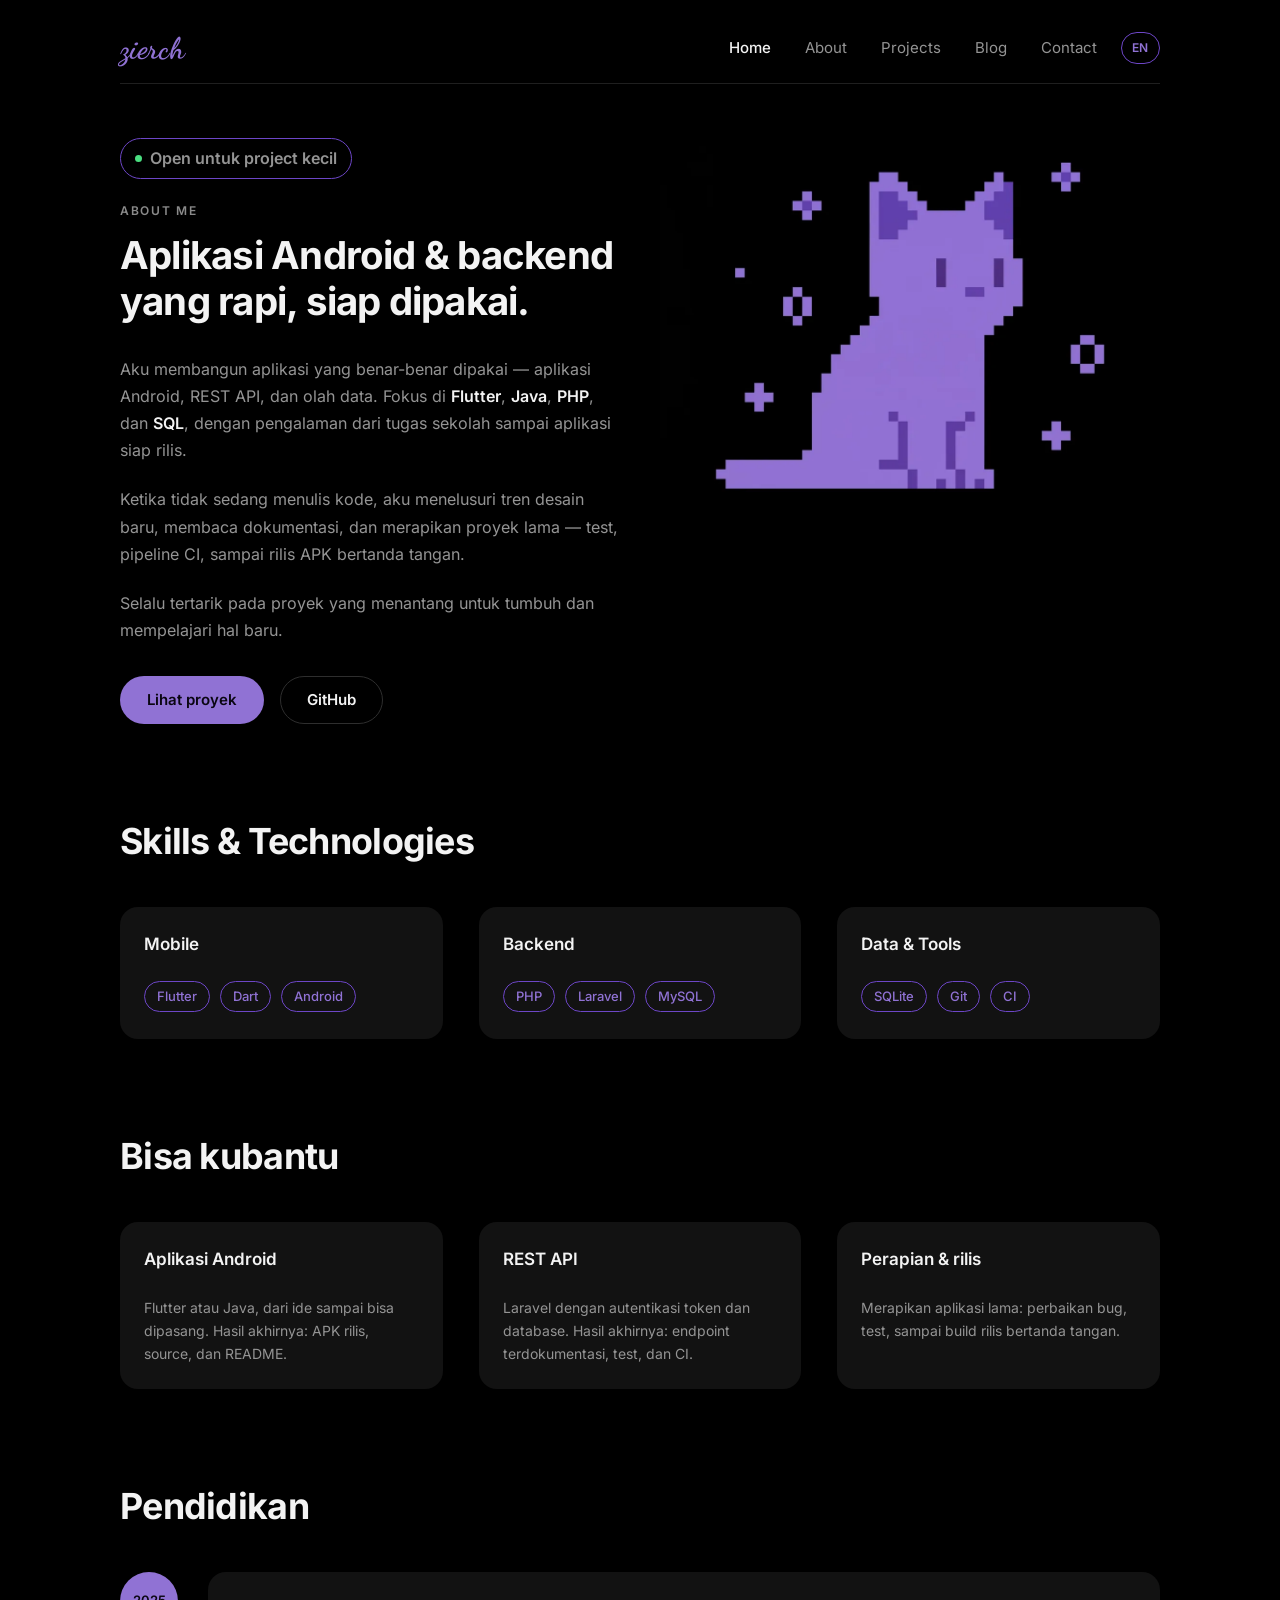
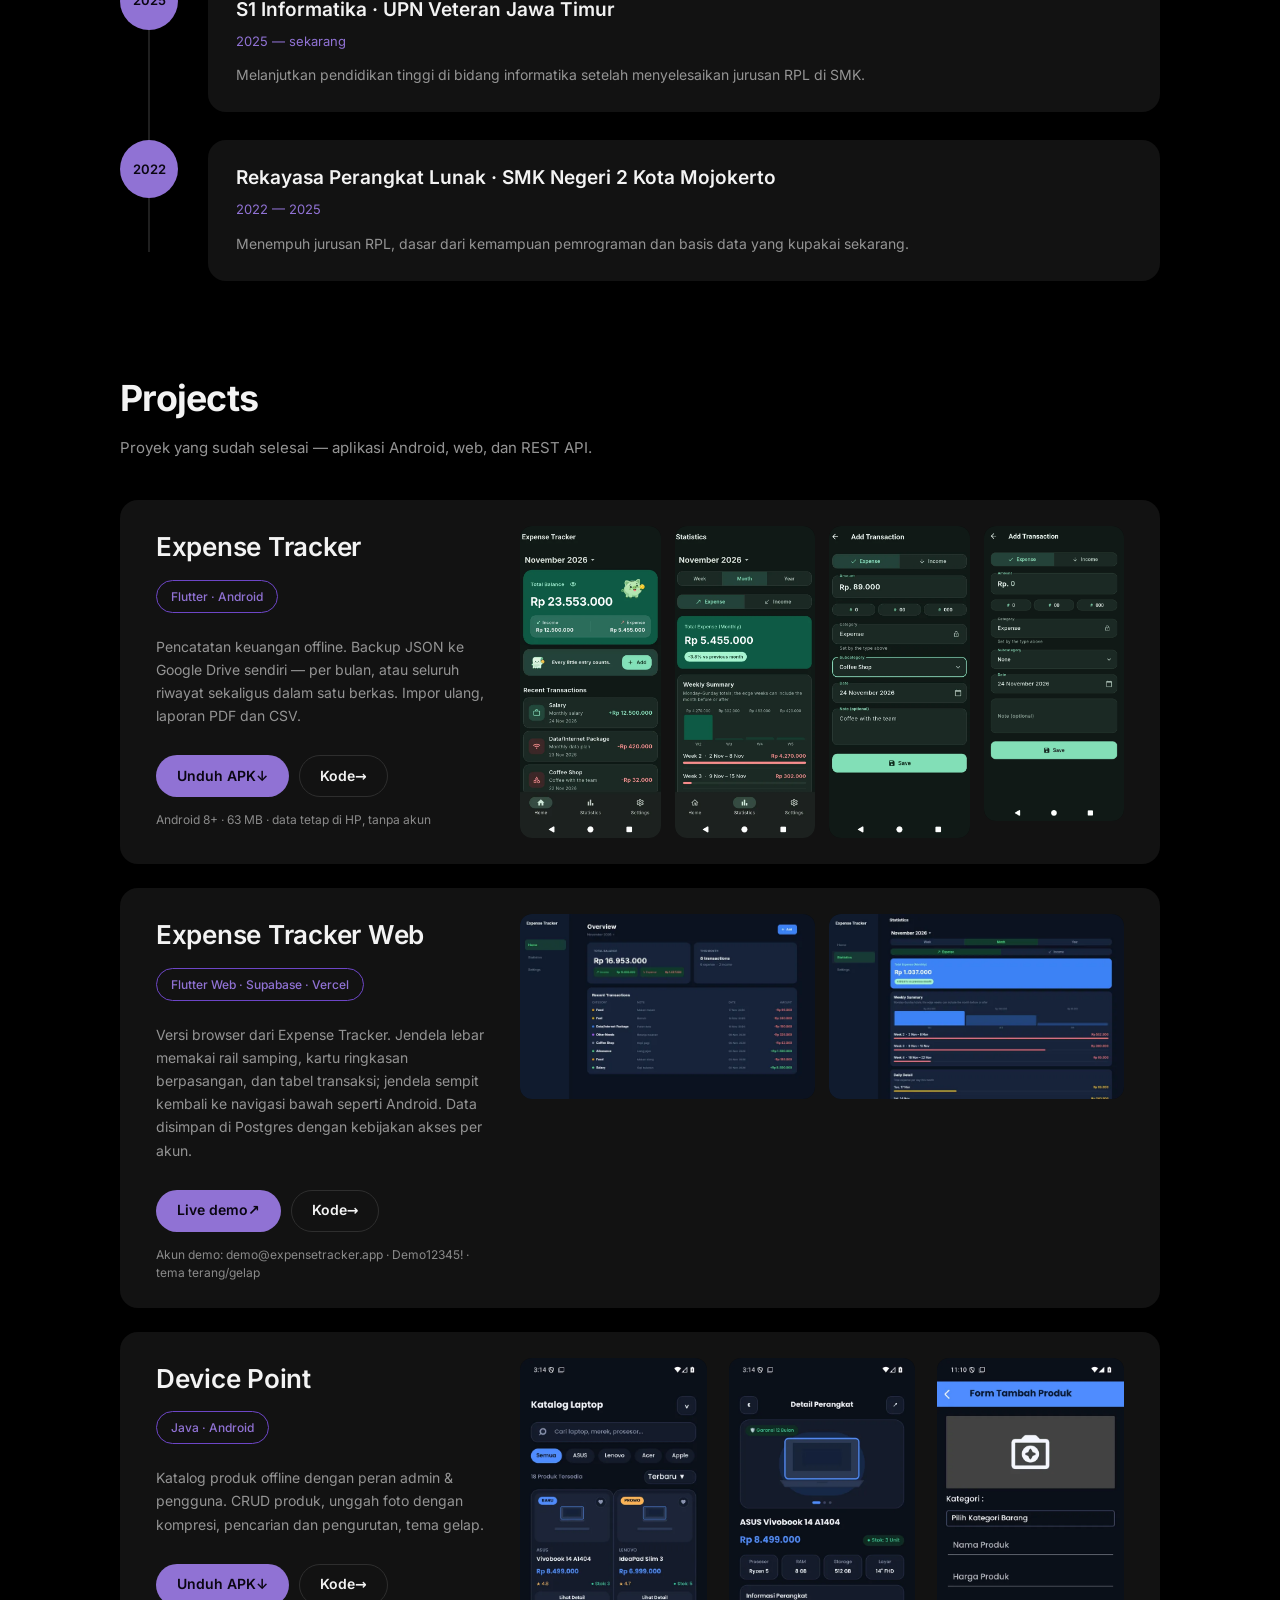
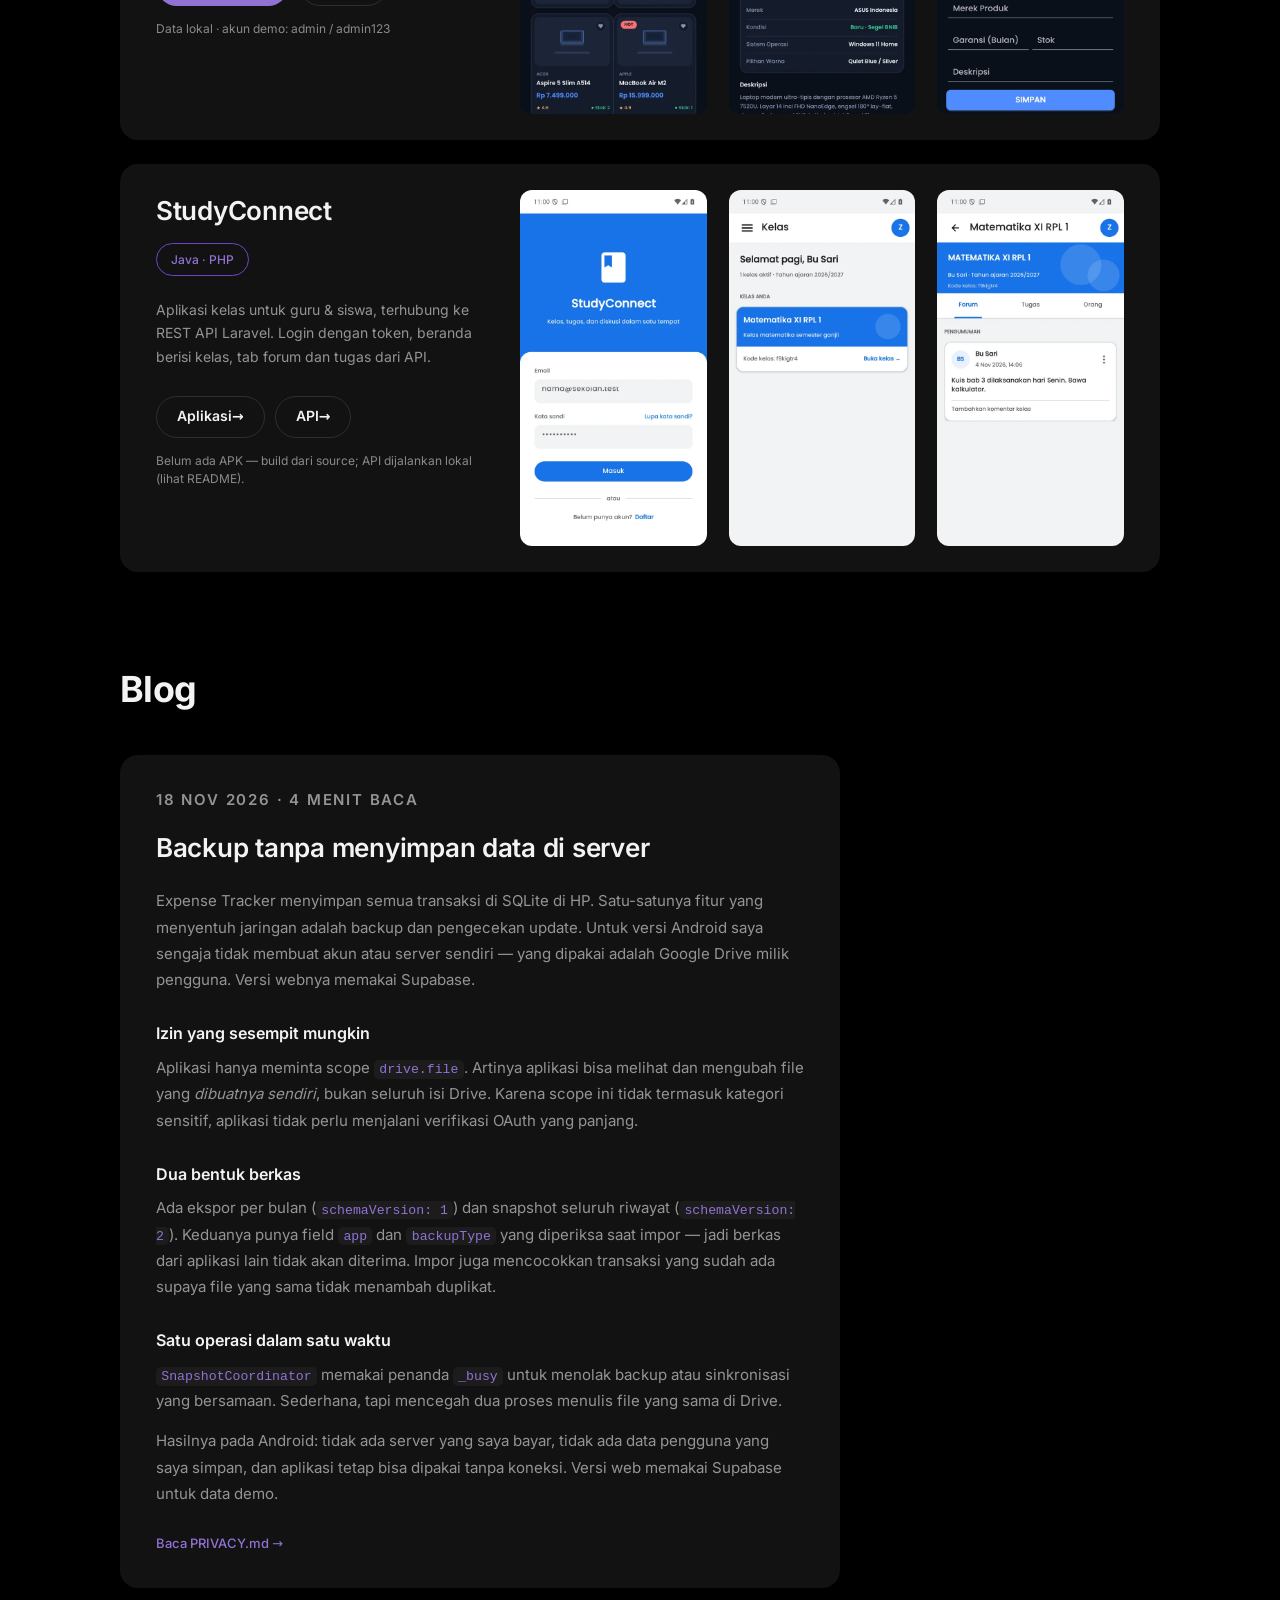
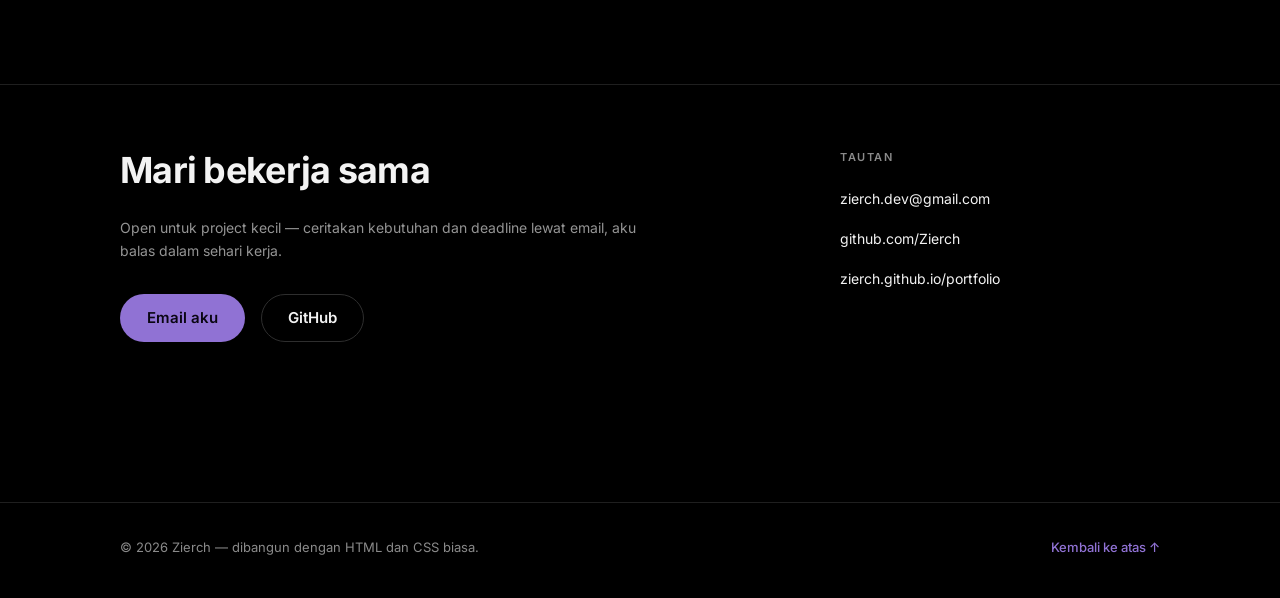
<file: index.html>
<!DOCTYPE html>
<html lang="id">
<head>
<meta charset="utf-8">
<meta name="viewport" content="width=device-width, initial-scale=1">
<title>Zierch — aplikasi Android &amp; backend yang siap dipakai</title>
<meta name="description" content="Portfolio Nabil (Zierch) — aplikasi Android, REST API, dan olah data. Flutter, Java, PHP, SQL.">
<meta property="og:type" content="website">
<meta property="og:site_name" content="Zierch">
<meta property="og:locale" content="id_ID">
<meta property="og:url" content="https://zierch.github.io/portfolio/">
<meta property="og:title" content="Zierch — aplikasi Android &amp; backend yang siap dipakai">
<meta property="og:description" content="Portfolio Nabil (Zierch) — aplikasi Android, REST API, dan olah data. Flutter, Java, PHP, SQL.">
<meta property="og:image" content="https://zierch.github.io/portfolio/assets/og-cover.png">
<meta property="og:image:type" content="image/png">
<meta property="og:image:width" content="1200">
<meta property="og:image:height" content="630">
<meta property="og:image:alt" content="Maskot kucing piksel ungu dengan tulisan zierch di atas latar hitam.">
<meta name="twitter:card" content="summary_large_image">
<meta name="twitter:title" content="Zierch — aplikasi Android &amp; backend yang siap dipakai">
<meta name="twitter:description" content="Portfolio Nabil (Zierch) — aplikasi Android, REST API, dan olah data. Flutter, Java, PHP, SQL.">
<meta name="twitter:image" content="https://zierch.github.io/portfolio/assets/og-cover.png">
<meta name="color-scheme" content="dark light">
<link rel="canonical" href="https://zierch.github.io/portfolio/">
<link rel="alternate" hreflang="id" href="https://zierch.github.io/portfolio/">
<link rel="alternate" hreflang="en" href="https://zierch.github.io/portfolio/en/">
<link rel="alternate" hreflang="x-default" href="https://zierch.github.io/portfolio/">
<link rel="preload" href="assets/fonts/inter-var.woff2" as="font" type="font/woff2" crossorigin>
<link rel="preload" href="assets/fonts/dancing-script-700.woff2" as="font" type="font/woff2" crossorigin>
<link rel="stylesheet" href="style.css">
<link rel="icon" href="assets/favicon-32.png" sizes="32x32" type="image/png">
<link rel="icon" href="assets/icon-512.png" sizes="512x512" type="image/png">
<link rel="apple-touch-icon" href="assets/apple-touch-icon.png">
</head>
<body>

<a class="skip" href="#top">Lompat ke konten</a>

<header class="nav wrap">
  <a class="logo" href="#top">zierch</a>
  <input class="menu-check" type="checkbox" id="menu-toggle" aria-label="Buka menu" aria-controls="menu-mobile">
  <nav class="menu" id="menu-mobile" aria-label="Navigasi utama">
    <a href="#top" aria-current="page">Home</a>
    <a href="#about">About</a>
    <a href="#projects">Projects</a>
    <a href="#blog">Blog</a>
    <a href="#contact">Contact</a>
  </nav>
  <a class="lang" href="en/" hreflang="en" lang="en" aria-label="Switch to English">EN</a>
  <label class="menu-toggle" for="menu-toggle">
    <span></span><span></span><span></span>
  </label>
</header>

<main id="top">

  <!-- ================= HERO ================= -->
  <section id="about" class="hero wrap" aria-labelledby="hero-judul">
    <div class="hero-text">
      <p class="badge"><span class="dot"></span> Open untuk project kecil</p>
      <p class="eyebrow">About Me</p>
      <h1 id="hero-judul">Aplikasi Android &amp; backend yang rapi, siap dipakai.</h1>
      <p>
        Aku membangun aplikasi yang benar-benar dipakai — aplikasi Android,
        REST API, dan olah data. Fokus di <strong>Flutter</strong>,
        <strong>Java</strong>, <strong>PHP</strong>, dan <strong>SQL</strong>,
        dengan pengalaman dari tugas sekolah sampai aplikasi siap rilis.
      </p>
      <p>
        Ketika tidak sedang menulis kode, aku menelusuri tren desain baru,
        membaca dokumentasi, dan merapikan proyek lama — test, pipeline CI,
        sampai rilis APK bertanda tangan.
      </p>
      <p>
        Selalu tertarik pada proyek yang menantang untuk tumbuh dan
        mempelajari hal baru.
      </p>
      <div class="hero-actions">
        <a class="btn btn-primary" href="#projects">Lihat proyek</a>
        <a class="btn btn-ghost" href="https://github.com/Zierch">GitHub</a>
      </div>
    </div>
    <div class="hero-art">
      <img src="assets/kucing.webp" width="520" height="390" alt="Kucing piksel ungu duduk di antara bintang kecil, latar hitam." fetchpriority="high">
    </div>
  </section>

  <!-- ================= SKILLS ================= -->
  <section class="section wrap" aria-labelledby="skills-judul">
    <h2 id="skills-judul">Skills &amp; Technologies</h2>
    <div class="skills">
      <div class="card skill">
        <h3>Mobile</h3>
        <ul class="pills">
          <li>Flutter</li><li>Dart</li><li>Android</li>
        </ul>
      </div>
      <div class="card skill">
        <h3>Backend</h3>
        <ul class="pills">
          <li>PHP</li><li>Laravel</li><li>MySQL</li>
        </ul>
      </div>
      <div class="card skill">
        <h3>Data &amp; Tools</h3>
        <ul class="pills">
          <li>SQLite</li><li>Git</li><li>CI</li>
        </ul>
      </div>
    </div>
  </section>

  <!-- ================= LAYANAN ================= -->
  <section class="section wrap" aria-labelledby="layanan-judul">
    <h2 id="layanan-judul">Bisa kubantu</h2>
    <div class="skills">
      <div class="card skill service">
        <h3>Aplikasi Android</h3>
        <p class="desc">Flutter atau Java, dari ide sampai bisa dipasang. Hasil akhirnya: APK rilis, source, dan README.</p>
      </div>
      <div class="card skill service">
        <h3>REST API</h3>
        <p class="desc">Laravel dengan autentikasi token dan database. Hasil akhirnya: endpoint terdokumentasi, test, dan CI.</p>
      </div>
      <div class="card skill service">
        <h3>Perapian &amp; rilis</h3>
        <p class="desc">Merapikan aplikasi lama: perbaikan bug, test, sampai build rilis bertanda tangan.</p>
      </div>
    </div>
  </section>

  <!-- ================= PENDIDIKAN ================= -->
  <section class="section wrap" aria-labelledby="pendidikan-judul">
    <h2 id="pendidikan-judul">Pendidikan</h2>
    <ol class="timeline">
      <li class="timeline-item">
        <span class="year">2025</span>
        <div class="card timeline-card">
          <h3>S1 Informatika · UPN Veteran Jawa Timur</h3>
          <p class="meta">2025 — sekarang</p>
          <p class="desc">Melanjutkan pendidikan tinggi di bidang informatika setelah menyelesaikan jurusan RPL di SMK.</p>
        </div>
      </li>
      <li class="timeline-item">
        <span class="year">2022</span>
        <div class="card timeline-card">
          <h3>Rekayasa Perangkat Lunak · SMK Negeri 2 Kota Mojokerto</h3>
          <p class="meta">2022 — 2025</p>
          <p class="desc">Menempuh jurusan RPL, dasar dari kemampuan pemrograman dan basis data yang kupakai sekarang.</p>
        </div>
      </li>
    </ol>
  </section>

  <!-- ================= PROJECTS ================= -->
  <section id="projects" class="section wrap" aria-labelledby="projects-judul">
    <h2 id="projects-judul">Projects</h2>
    <p class="section-sub">Proyek yang sudah selesai — aplikasi Android, web, dan REST API.</p>

    <article class="card project">
      <div class="project-info">
        <h3>Expense Tracker</h3>
        <p class="tag">Flutter · Android</p>
        <p class="desc">Pencatatan keuangan offline. Backup JSON ke Google Drive sendiri — per bulan, atau seluruh riwayat sekaligus dalam satu berkas. Impor ulang, laporan PDF dan CSV.</p>
        <div class="project-actions">
          <a class="btn btn-primary btn-sm" href="https://github.com/Zierch/expense_tracker/releases/latest">Unduh APK <span aria-hidden="true">↓</span></a>
          <a class="btn btn-ghost btn-sm" href="https://github.com/Zierch/expense_tracker">Kode <span aria-hidden="true">→</span></a>
        </div>
        <p class="project-note">Android 8+ · 63 MB · data tetap di HP, tanpa akun</p>
      </div>
      <div class="shots shots--four" role="group" aria-label="Tangkapan layar Expense Tracker">
        <img src="assets/expense-dashboard.webp" width="540" height="1134" loading="lazy" alt="Dashboard Expense Tracker tema gelap: total saldo bulan ini dan daftar transaksi terakhir.">
        <img src="assets/expense-statistics.webp" width="540" height="1134" loading="lazy" alt="Halaman statistik: grafik pengeluaran per kategori.">
        <img src="assets/expense-add.webp" width="540" height="1134" loading="lazy" alt="Formulir tambah transaksi yang sudah terisi nominal dan kategori.">
        <img class="shot-gif" src="assets/expense-demo.gif" width="460" height="966" loading="lazy" alt="Animasi singkat: mengisi formulir transaksi lalu menyimpannya.">
      </div>
    </article>

    <article class="card project">
      <div class="project-info">
        <h3>Expense Tracker Web</h3>
        <p class="tag">Flutter Web · Supabase · Vercel</p>
        <p class="desc">Versi browser dari Expense Tracker. Jendela lebar memakai rail samping, kartu ringkasan berpasangan, dan tabel transaksi; jendela sempit kembali ke navigasi bawah seperti Android. Data disimpan di Postgres dengan kebijakan akses per akun.</p>
        <div class="project-actions">
          <a class="btn btn-primary btn-sm" href="https://expense-tracker-web-ruddy-sigma.vercel.app">Live demo <span aria-hidden="true">↗</span></a>
          <a class="btn btn-ghost btn-sm" href="https://github.com/Zierch/expense_tracker">Kode <span aria-hidden="true">→</span></a>
        </div>
        <p class="project-note">Akun demo: demo@expensetracker.app · Demo12345! · tema terang/gelap</p>
      </div>
      <div class="shots shots--wide" role="group" aria-label="Tangkapan layar Expense Tracker Web">
        <img src="assets/expense-web-dashboard.webp" width="720" height="450" loading="lazy" alt="Dashboard web Expense Tracker tema gelap: rail samping, kartu ringkasan, dan tabel transaksi.">
        <img src="assets/expense-web-statistics.webp" width="720" height="450" loading="lazy" alt="Halaman statistik web: grafik pengeluaran per kategori.">
      </div>
    </article>

    <article class="card project">
      <div class="project-info">
        <h3>Device Point</h3>
        <p class="tag">Java · Android</p>
        <p class="desc">Katalog produk offline dengan peran admin &amp; pengguna. CRUD produk, unggah foto dengan kompresi, pencarian dan pengurutan, tema gelap.</p>
        <div class="project-actions">
          <a class="btn btn-primary btn-sm" href="https://github.com/Zierch/device-point/releases/latest">Unduh APK <span aria-hidden="true">↓</span></a>
          <a class="btn btn-ghost btn-sm" href="https://github.com/Zierch/device-point">Kode <span aria-hidden="true">→</span></a>
        </div>
        <p class="project-note">Data lokal · akun demo: admin / admin123</p>
      </div>
      <div class="shots" role="group" aria-label="Tangkapan layar Device Point">
        <img src="assets/device-list.webp" width="540" height="1200" loading="lazy" alt="Daftar produk Device Point: kartu produk dengan foto, harga, dan stok.">
        <img src="assets/device-detail.webp" width="540" height="1200" loading="lazy" alt="Halaman detail produk dengan spesifikasi, garansi, dan tombol hubungi penjual.">
        <img src="assets/device-admin.webp" width="540" height="1200" loading="lazy" alt="Formulir admin untuk menambah produk baru.">
      </div>
    </article>

    <article class="card project">
      <div class="project-info">
        <h3>StudyConnect</h3>
        <p class="tag">Java · PHP</p>
        <p class="desc">Aplikasi kelas untuk guru &amp; siswa, terhubung ke REST API Laravel. Login dengan token, beranda berisi kelas, tab forum dan tugas dari API.</p>
        <div class="project-actions">
          <a class="btn btn-ghost btn-sm" href="https://github.com/Zierch/StudyConnect">Aplikasi <span aria-hidden="true">→</span></a>
          <a class="btn btn-ghost btn-sm" href="https://github.com/Zierch/StudyConnect-API">API <span aria-hidden="true">→</span></a>
        </div>
        <p class="project-note">Belum ada APK — build dari source; API dijalankan lokal (lihat README).</p>
      </div>
      <div class="shots" role="group" aria-label="Tangkapan layar StudyConnect">
        <img src="assets/study-login.webp" width="540" height="1200" loading="lazy" alt="Layar login StudyConnect dengan kolom email dan password.">
        <img src="assets/study-beranda.webp" width="540" height="1200" loading="lazy" alt="Beranda StudyConnect menampilkan daftar kelas milik pengguna.">
        <img src="assets/study-forum.webp" width="540" height="1200" loading="lazy" alt="Tab Forum di dalam kelas, menampilkan pengumuman dari guru.">
      </div>
    </article>
  </section>

  <!-- ================= BLOG ================= -->
  <section id="blog" class="section wrap" aria-labelledby="blog-judul">
    <h2 id="blog-judul">Blog</h2>

    <article class="post">
      <p class="post-meta">18 NOV 2026 · 4 MENIT BACA</p>
      <h3>Backup tanpa menyimpan data di server</h3>
      <p>
        Expense Tracker menyimpan semua transaksi di SQLite di HP. Satu-satunya
        fitur yang menyentuh jaringan adalah backup dan pengecekan update. Untuk
        versi Android saya sengaja tidak membuat akun atau server sendiri — yang
        dipakai adalah Google Drive milik pengguna. Versi webnya memakai Supabase.
      </p>
      <h4>Izin yang sesempit mungkin</h4>
      <p>
        Aplikasi hanya meminta scope <code>drive.file</code>. Artinya aplikasi
        bisa melihat dan mengubah file yang <em>dibuatnya sendiri</em>, bukan
        seluruh isi Drive. Karena scope ini tidak termasuk kategori sensitif,
        aplikasi tidak perlu menjalani verifikasi OAuth yang panjang.
      </p>
      <h4>Dua bentuk berkas</h4>
      <p>
        Ada ekspor per bulan (<code>schemaVersion: 1</code>) dan snapshot seluruh
        riwayat (<code>schemaVersion: 2</code>). Keduanya punya field
        <code>app</code> dan <code>backupType</code> yang diperiksa saat impor —
        jadi berkas dari aplikasi lain tidak akan diterima. Impor juga mencocokkan
        transaksi yang sudah ada supaya file yang sama tidak menambah duplikat.
      </p>
      <h4>Satu operasi dalam satu waktu</h4>
      <p>
        <code>SnapshotCoordinator</code> memakai penanda <code>_busy</code> untuk
        menolak backup atau sinkronisasi yang bersamaan. Sederhana, tapi
        mencegah dua proses menulis file yang sama di Drive.
      </p>
      <p>
        Hasilnya pada Android: tidak ada server yang saya bayar, tidak ada data
        pengguna yang saya simpan, dan aplikasi tetap bisa dipakai tanpa koneksi.
        Versi web memakai Supabase untuk data demo.
      </p>
      <a class="repo" href="https://github.com/Zierch/expense_tracker/blob/main/PRIVACY.md">Baca PRIVACY.md <span aria-hidden="true">→</span></a>
    </article>
  </section>

  <!-- ================= CONTACT ================= -->
  <section id="contact" class="section wrap contact" aria-labelledby="contact-judul">
    <div class="contact-main">
      <h2 id="contact-judul">Mari bekerja sama</h2>
      <p class="desc">Open untuk project kecil — ceritakan kebutuhan dan deadline lewat email, aku balas dalam sehari kerja.</p>
      <div class="hero-actions">
        <a class="btn btn-primary" href="mailto:zierch.dev@gmail.com">Email aku</a>
        <a class="btn btn-ghost" href="https://github.com/Zierch">GitHub</a>
      </div>
    </div>
    <div class="contact-links">
      <h3>TAUTAN</h3>
      <ul>
        <li><a href="mailto:zierch.dev@gmail.com">zierch.dev@gmail.com</a></li>
        <li><a href="https://github.com/Zierch">github.com/Zierch</a></li>
        <li><a href="https://zierch.github.io/portfolio/">zierch.github.io/portfolio</a></li>
      </ul>
    </div>
  </section>

</main>

<footer class="wrap">
  <p>© 2026 Zierch — dibangun dengan HTML dan CSS biasa.</p>
  <a href="#top">Kembali ke atas ↑</a>
</footer>

</body>
</html>
</file>
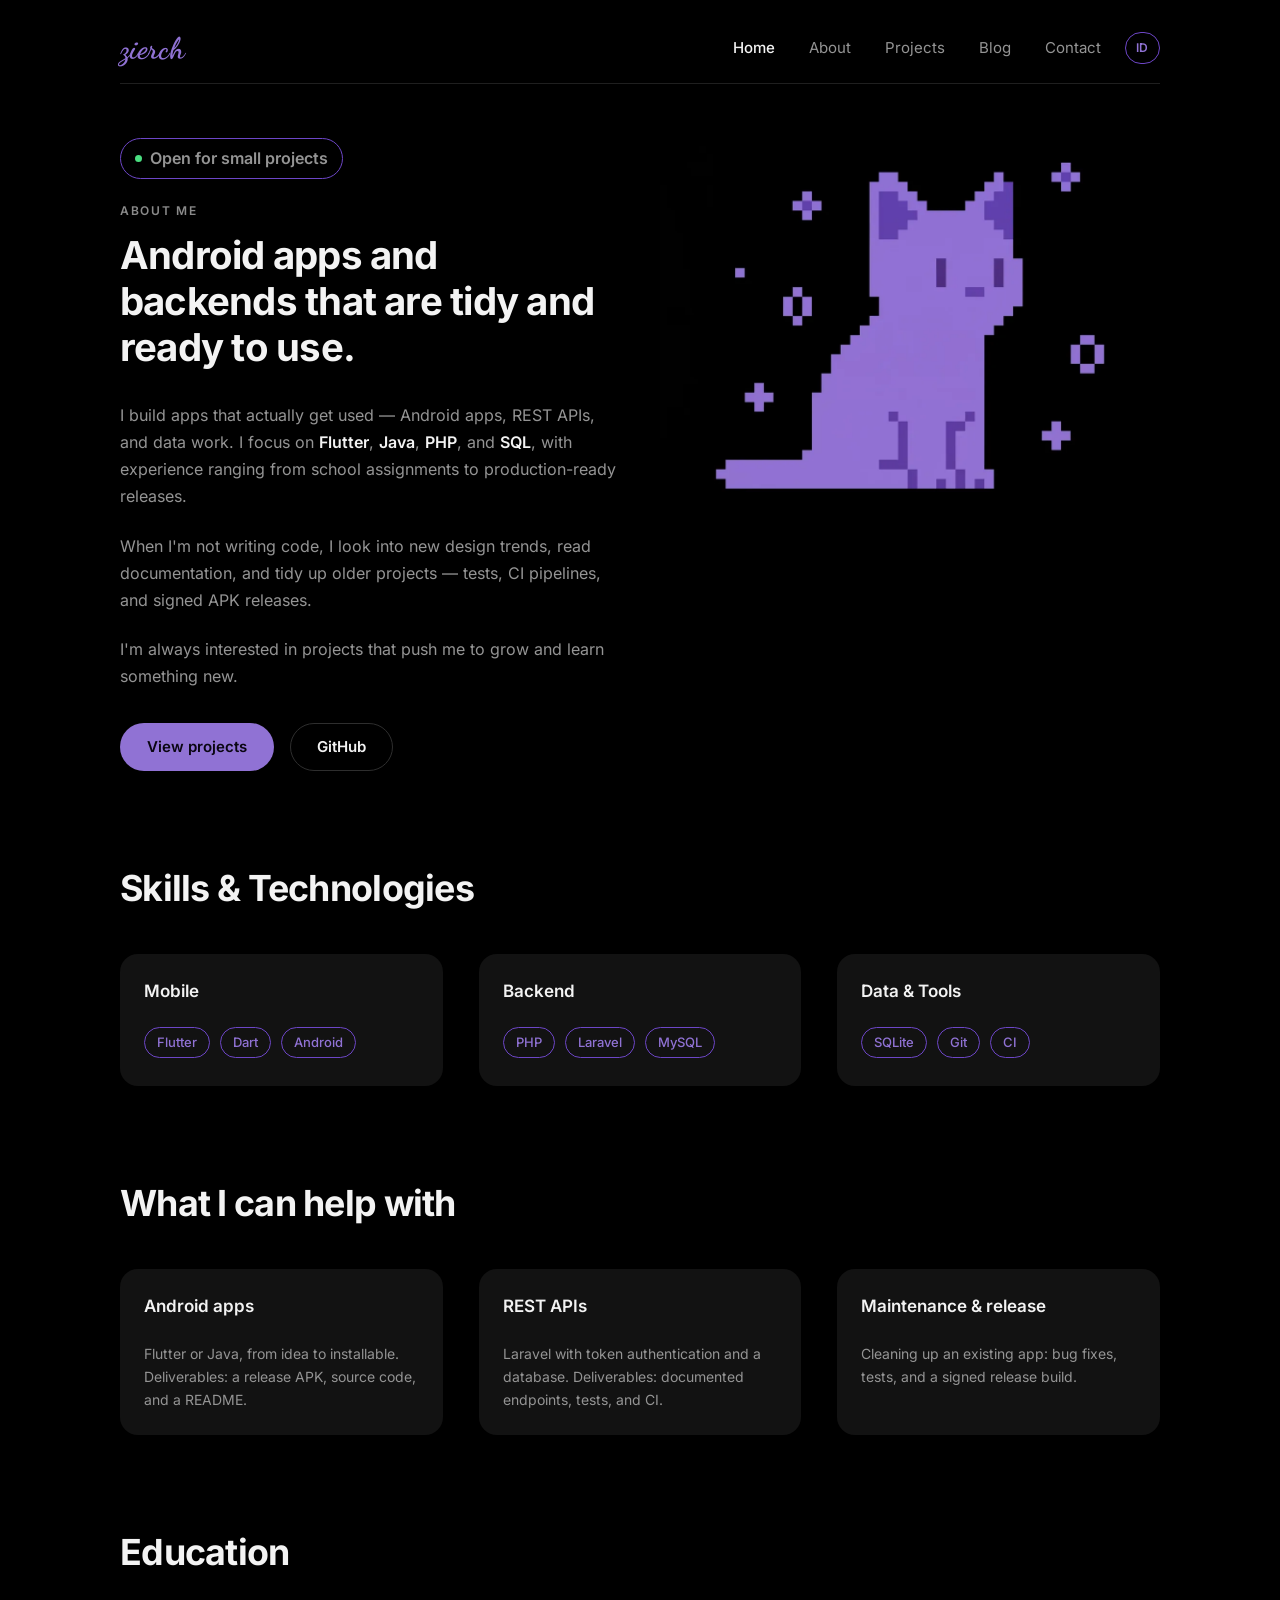
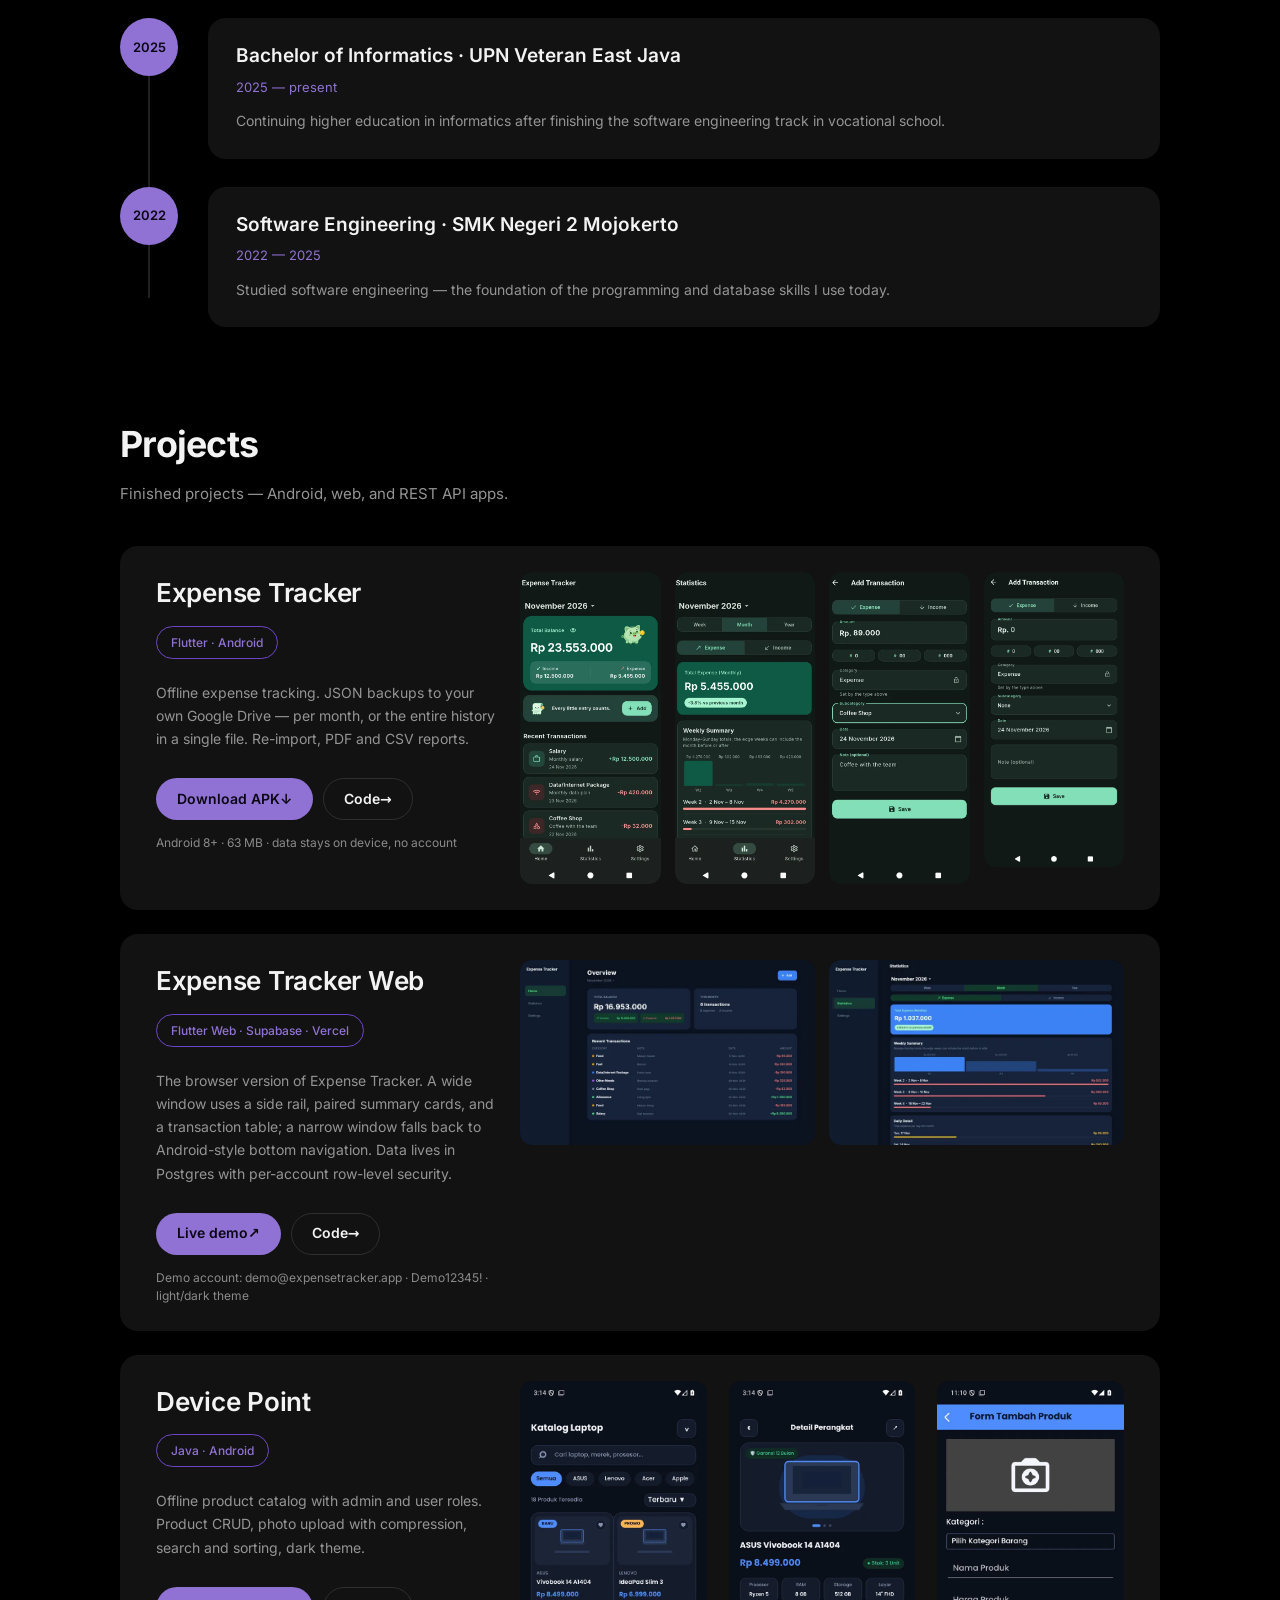
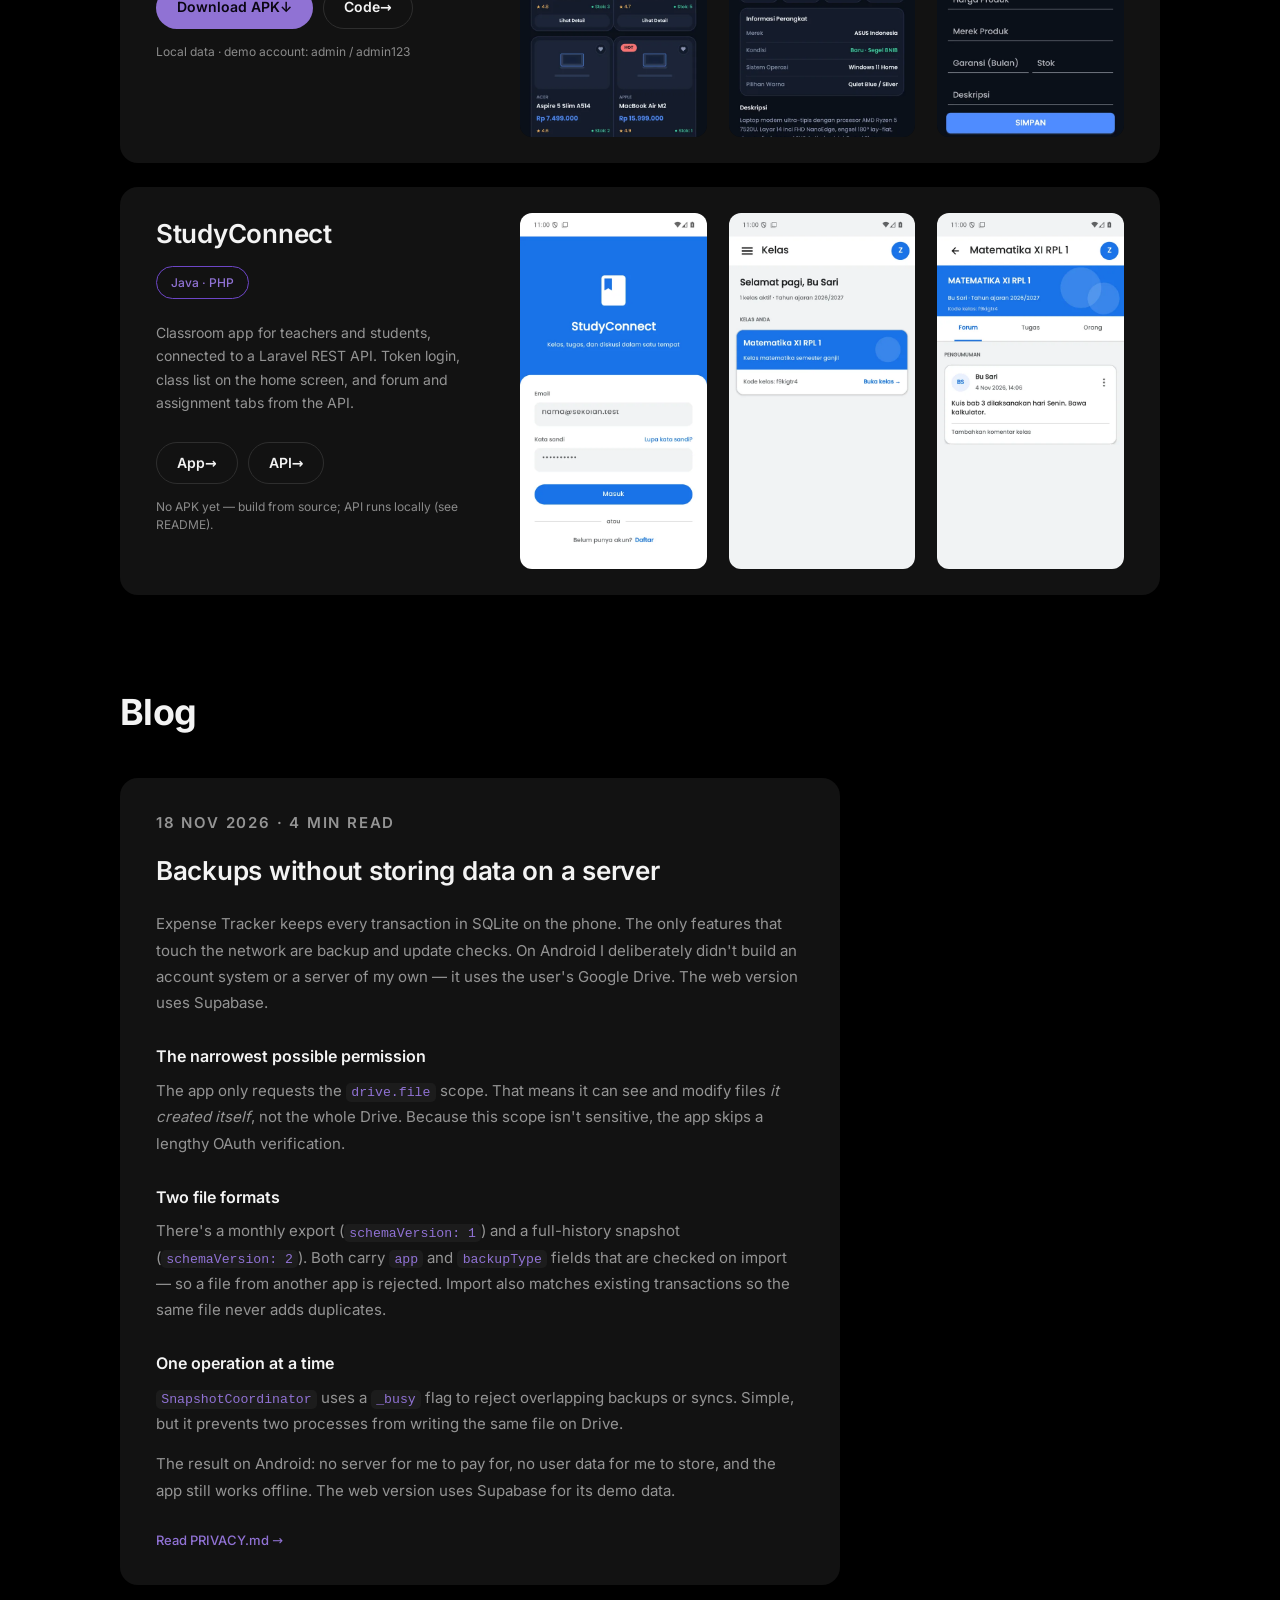
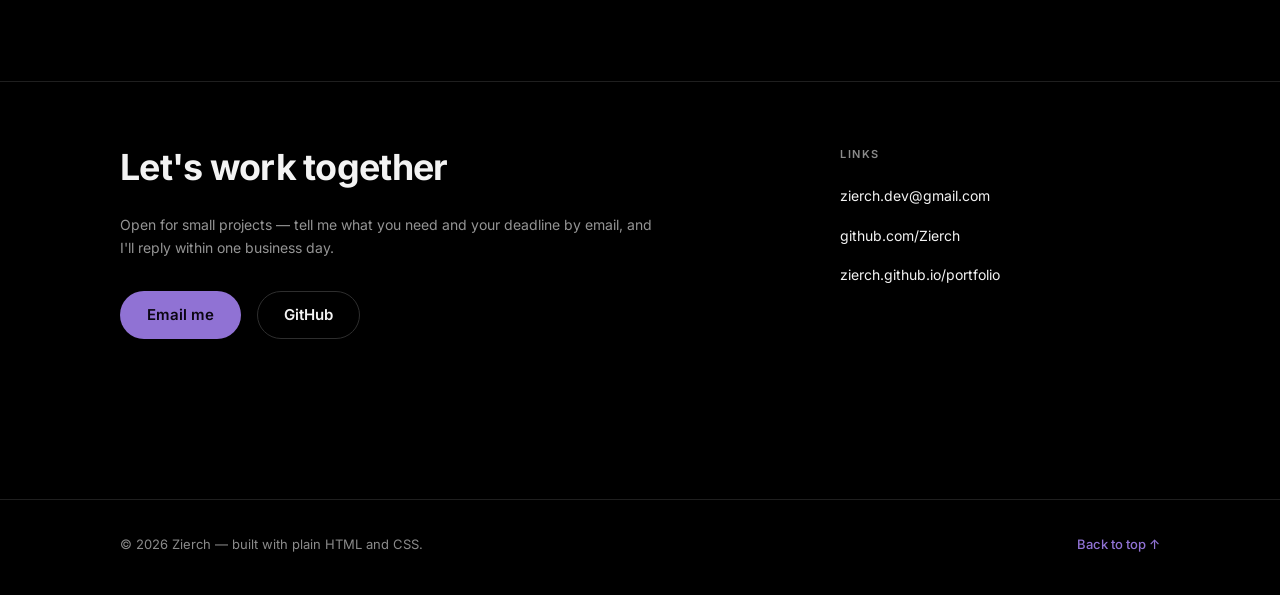
<file: en/index.html>
<!DOCTYPE html>
<html lang="en">
<head>
<meta charset="utf-8">
<meta name="viewport" content="width=device-width, initial-scale=1">
<title>Zierch — Android apps &amp; backends that ship</title>
<meta name="description" content="Portfolio of Nabil (Zierch) — Android apps, REST APIs, and data work. Flutter, Java, PHP, SQL.">
<meta property="og:type" content="website">
<meta property="og:site_name" content="Zierch">
<meta property="og:locale" content="en_US">
<meta property="og:locale:alternate" content="id_ID">
<meta property="og:url" content="https://zierch.github.io/portfolio/en/">
<meta property="og:title" content="Zierch — Android apps &amp; backends that ship">
<meta property="og:description" content="Portfolio of Nabil (Zierch) — Android apps, REST APIs, and data work. Flutter, Java, PHP, SQL.">
<meta property="og:image" content="https://zierch.github.io/portfolio/assets/og-cover.png">
<meta property="og:image:type" content="image/png">
<meta property="og:image:width" content="1200">
<meta property="og:image:height" content="630">
<meta property="og:image:alt" content="Purple pixel cat mascot with the word zierch on a black background.">
<meta name="twitter:card" content="summary_large_image">
<meta name="twitter:title" content="Zierch — Android apps &amp; backends that ship">
<meta name="twitter:description" content="Portfolio of Nabil (Zierch) — Android apps, REST APIs, and data work. Flutter, Java, PHP, SQL.">
<meta name="twitter:image" content="https://zierch.github.io/portfolio/assets/og-cover.png">
<meta name="color-scheme" content="dark light">
<link rel="canonical" href="https://zierch.github.io/portfolio/en/">
<link rel="alternate" hreflang="en" href="https://zierch.github.io/portfolio/en/">
<link rel="alternate" hreflang="id" href="https://zierch.github.io/portfolio/">
<link rel="alternate" hreflang="x-default" href="https://zierch.github.io/portfolio/">
<link rel="preload" href="../assets/fonts/inter-var.woff2" as="font" type="font/woff2" crossorigin>
<link rel="preload" href="../assets/fonts/dancing-script-700.woff2" as="font" type="font/woff2" crossorigin>
<link rel="stylesheet" href="../style.css">
<link rel="icon" href="../assets/favicon-32.png" sizes="32x32" type="image/png">
<link rel="icon" href="../assets/icon-512.png" sizes="512x512" type="image/png">
<link rel="apple-touch-icon" href="../assets/apple-touch-icon.png">
</head>
<body>

<a class="skip" href="#top">Skip to content</a>

<header class="nav wrap">
  <a class="logo" href="#top">zierch</a>
  <input class="menu-check" type="checkbox" id="menu-toggle" aria-label="Open menu" aria-controls="menu-mobile">
  <nav class="menu" id="menu-mobile" aria-label="Main navigation">
    <a href="#top" aria-current="page">Home</a>
    <a href="#about">About</a>
    <a href="#projects">Projects</a>
    <a href="#blog">Blog</a>
    <a href="#contact">Contact</a>
  </nav>
  <a class="lang" href="../" hreflang="id" lang="id" aria-label="Ganti ke Bahasa Indonesia">ID</a>
  <label class="menu-toggle" for="menu-toggle">
    <span></span><span></span><span></span>
  </label>
</header>

<main id="top">

  <!-- ================= HERO ================= -->
  <section id="about" class="hero wrap" aria-labelledby="hero-judul">
    <div class="hero-text">
      <p class="badge"><span class="dot"></span> Open for small projects</p>
      <p class="eyebrow">About Me</p>
      <h1 id="hero-judul">Android apps and backends that are tidy and ready to use.</h1>
      <p>
        I build apps that actually get used — Android apps, REST APIs, and data
        work. I focus on <strong>Flutter</strong>, <strong>Java</strong>,
        <strong>PHP</strong>, and <strong>SQL</strong>, with experience ranging
        from school assignments to production-ready releases.
      </p>
      <p>
        When I'm not writing code, I look into new design trends, read
        documentation, and tidy up older projects — tests, CI pipelines,
        and signed APK releases.
      </p>
      <p>
        I'm always interested in projects that push me to grow and learn
        something new.
      </p>
      <div class="hero-actions">
        <a class="btn btn-primary" href="#projects">View projects</a>
        <a class="btn btn-ghost" href="https://github.com/Zierch">GitHub</a>
      </div>
    </div>
    <div class="hero-art">
      <img src="../assets/kucing.webp" width="520" height="390" alt="Purple pixel-art cat sitting among small stars on a black background." fetchpriority="high">
    </div>
  </section>

  <!-- ================= SKILLS ================= -->
  <section class="section wrap" aria-labelledby="skills-judul">
    <h2 id="skills-judul">Skills &amp; Technologies</h2>
    <div class="skills">
      <div class="card skill">
        <h3>Mobile</h3>
        <ul class="pills">
          <li>Flutter</li><li>Dart</li><li>Android</li>
        </ul>
      </div>
      <div class="card skill">
        <h3>Backend</h3>
        <ul class="pills">
          <li>PHP</li><li>Laravel</li><li>MySQL</li>
        </ul>
      </div>
      <div class="card skill">
        <h3>Data &amp; Tools</h3>
        <ul class="pills">
          <li>SQLite</li><li>Git</li><li>CI</li>
        </ul>
      </div>
    </div>
  </section>

  <!-- ================= SERVICES ================= -->
  <section class="section wrap" aria-labelledby="layanan-judul">
    <h2 id="layanan-judul">What I can help with</h2>
    <div class="skills">
      <div class="card skill service">
        <h3>Android apps</h3>
        <p class="desc">Flutter or Java, from idea to installable. Deliverables: a release APK, source code, and a README.</p>
      </div>
      <div class="card skill service">
        <h3>REST APIs</h3>
        <p class="desc">Laravel with token authentication and a database. Deliverables: documented endpoints, tests, and CI.</p>
      </div>
      <div class="card skill service">
        <h3>Maintenance &amp; release</h3>
        <p class="desc">Cleaning up an existing app: bug fixes, tests, and a signed release build.</p>
      </div>
    </div>
  </section>

  <!-- ================= EDUCATION ================= -->
  <section class="section wrap" aria-labelledby="pendidikan-judul">
    <h2 id="pendidikan-judul">Education</h2>
    <ol class="timeline">
      <li class="timeline-item">
        <span class="year">2025</span>
        <div class="card timeline-card">
          <h3>Bachelor of Informatics · UPN Veteran East Java</h3>
          <p class="meta">2025 — present</p>
          <p class="desc">Continuing higher education in informatics after finishing the software engineering track in vocational school.</p>
        </div>
      </li>
      <li class="timeline-item">
        <span class="year">2022</span>
        <div class="card timeline-card">
          <h3>Software Engineering · SMK Negeri 2 Mojokerto</h3>
          <p class="meta">2022 — 2025</p>
          <p class="desc">Studied software engineering — the foundation of the programming and database skills I use today.</p>
        </div>
      </li>
    </ol>
  </section>

  <!-- ================= PROJECTS ================= -->
  <section id="projects" class="section wrap" aria-labelledby="projects-judul">
    <h2 id="projects-judul">Projects</h2>
    <p class="section-sub">Finished projects — Android, web, and REST API apps.</p>

    <article class="card project">
      <div class="project-info">
        <h3>Expense Tracker</h3>
        <p class="tag">Flutter · Android</p>
        <p class="desc">Offline expense tracking. JSON backups to your own Google Drive — per month, or the entire history in a single file. Re-import, PDF and CSV reports.</p>
        <div class="project-actions">
          <a class="btn btn-primary btn-sm" href="https://github.com/Zierch/expense_tracker/releases/latest">Download APK <span aria-hidden="true">↓</span></a>
          <a class="btn btn-ghost btn-sm" href="https://github.com/Zierch/expense_tracker">Code <span aria-hidden="true">→</span></a>
        </div>
        <p class="project-note">Android 8+ · 63 MB · data stays on device, no account</p>
      </div>
      <div class="shots shots--four" role="group" aria-label="Expense Tracker screenshots">
        <img src="../assets/expense-dashboard.webp" width="540" height="1134" loading="lazy" alt="Expense Tracker dashboard in dark theme: this month's balance and recent transactions.">
        <img src="../assets/expense-statistics.webp" width="540" height="1134" loading="lazy" alt="Statistics page: expense chart by category.">
        <img src="../assets/expense-add.webp" width="540" height="1134" loading="lazy" alt="Add transaction form filled in with an amount and category.">
        <img class="shot-gif" src="../assets/expense-demo.gif" width="460" height="966" loading="lazy" alt="Short animation: filling in a transaction form and saving it.">
      </div>
    </article>

    <article class="card project">
      <div class="project-info">
        <h3>Expense Tracker Web</h3>
        <p class="tag">Flutter Web · Supabase · Vercel</p>
        <p class="desc">The browser version of Expense Tracker. A wide window uses a side rail, paired summary cards, and a transaction table; a narrow window falls back to Android-style bottom navigation. Data lives in Postgres with per-account row-level security.</p>
        <div class="project-actions">
          <a class="btn btn-primary btn-sm" href="https://expense-tracker-web-ruddy-sigma.vercel.app">Live demo <span aria-hidden="true">↗</span></a>
          <a class="btn btn-ghost btn-sm" href="https://github.com/Zierch/expense_tracker">Code <span aria-hidden="true">→</span></a>
        </div>
        <p class="project-note">Demo account: demo@expensetracker.app · Demo12345! · light/dark theme</p>
      </div>
      <div class="shots shots--wide" role="group" aria-label="Expense Tracker Web screenshots">
        <img src="../assets/expense-web-dashboard.webp" width="720" height="450" loading="lazy" alt="Expense Tracker web dashboard in dark theme: side rail, summary cards, and transaction table.">
        <img src="../assets/expense-web-statistics.webp" width="720" height="450" loading="lazy" alt="Web statistics page: expense chart by category.">
      </div>
    </article>

    <article class="card project">
      <div class="project-info">
        <h3>Device Point</h3>
        <p class="tag">Java · Android</p>
        <p class="desc">Offline product catalog with admin and user roles. Product CRUD, photo upload with compression, search and sorting, dark theme.</p>
        <div class="project-actions">
          <a class="btn btn-primary btn-sm" href="https://github.com/Zierch/device-point/releases/latest">Download APK <span aria-hidden="true">↓</span></a>
          <a class="btn btn-ghost btn-sm" href="https://github.com/Zierch/device-point">Code <span aria-hidden="true">→</span></a>
        </div>
        <p class="project-note">Local data · demo account: admin / admin123</p>
      </div>
      <div class="shots" role="group" aria-label="Device Point screenshots">
        <img src="../assets/device-list.webp" width="540" height="1200" loading="lazy" alt="Device Point product list: cards with photo, price, and stock.">
        <img src="../assets/device-detail.webp" width="540" height="1200" loading="lazy" alt="Product detail page with specifications, warranty, and a contact seller button.">
        <img src="../assets/device-admin.webp" width="540" height="1200" loading="lazy" alt="Admin form for adding a new product.">
      </div>
    </article>

    <article class="card project">
      <div class="project-info">
        <h3>StudyConnect</h3>
        <p class="tag">Java · PHP</p>
        <p class="desc">Classroom app for teachers and students, connected to a Laravel REST API. Token login, class list on the home screen, and forum and assignment tabs from the API.</p>
        <div class="project-actions">
          <a class="btn btn-ghost btn-sm" href="https://github.com/Zierch/StudyConnect">App <span aria-hidden="true">→</span></a>
          <a class="btn btn-ghost btn-sm" href="https://github.com/Zierch/StudyConnect-API">API <span aria-hidden="true">→</span></a>
        </div>
        <p class="project-note">No APK yet — build from source; API runs locally (see README).</p>
      </div>
      <div class="shots" role="group" aria-label="StudyConnect screenshots">
        <img src="../assets/study-login.webp" width="540" height="1200" loading="lazy" alt="StudyConnect login screen with email and password fields.">
        <img src="../assets/study-beranda.webp" width="540" height="1200" loading="lazy" alt="StudyConnect home screen showing the signed-in user's classes.">
        <img src="../assets/study-forum.webp" width="540" height="1200" loading="lazy" alt="Forum tab inside a class, showing an announcement from the teacher.">
      </div>
    </article>
  </section>

  <!-- ================= BLOG ================= -->
  <section id="blog" class="section wrap" aria-labelledby="blog-judul">
    <h2 id="blog-judul">Blog</h2>

    <article class="post">
      <p class="post-meta">18 NOV 2026 · 4 MIN READ</p>
      <h3>Backups without storing data on a server</h3>
      <p>
        Expense Tracker keeps every transaction in SQLite on the phone. The only
        features that touch the network are backup and update checks. On Android
        I deliberately didn't build an account system or a server of my own — it
        uses the user's Google Drive. The web version uses Supabase.
      </p>
      <h4>The narrowest possible permission</h4>
      <p>
        The app only requests the <code>drive.file</code> scope. That means it can
        see and modify files <em>it created itself</em>, not the whole Drive.
        Because this scope isn't sensitive, the app skips a lengthy OAuth
        verification.
      </p>
      <h4>Two file formats</h4>
      <p>
        There's a monthly export (<code>schemaVersion: 1</code>) and a full-history
        snapshot (<code>schemaVersion: 2</code>). Both carry <code>app</code> and
        <code>backupType</code> fields that are checked on import — so a file from
        another app is rejected. Import also matches existing transactions so the
        same file never adds duplicates.
      </p>
      <h4>One operation at a time</h4>
      <p>
        <code>SnapshotCoordinator</code> uses a <code>_busy</code> flag to reject
        overlapping backups or syncs. Simple, but it prevents two processes from
        writing the same file on Drive.
      </p>
      <p>
        The result on Android: no server for me to pay for, no user data for me
        to store, and the app still works offline. The web version uses Supabase
        for its demo data.
      </p>
      <a class="repo" href="https://github.com/Zierch/expense_tracker/blob/main/PRIVACY.md">Read PRIVACY.md <span aria-hidden="true">→</span></a>
    </article>
  </section>

  <!-- ================= CONTACT ================= -->
  <section id="contact" class="section wrap contact" aria-labelledby="contact-judul">
    <div class="contact-main">
      <h2 id="contact-judul">Let's work together</h2>
      <p class="desc">Open for small projects — tell me what you need and your deadline by email, and I'll reply within one business day.</p>
      <div class="hero-actions">
        <a class="btn btn-primary" href="mailto:zierch.dev@gmail.com">Email me</a>
        <a class="btn btn-ghost" href="https://github.com/Zierch">GitHub</a>
      </div>
    </div>
    <div class="contact-links">
      <h3>LINKS</h3>
      <ul>
        <li><a href="mailto:zierch.dev@gmail.com">zierch.dev@gmail.com</a></li>
        <li><a href="https://github.com/Zierch">github.com/Zierch</a></li>
        <li><a href="https://zierch.github.io/portfolio/">zierch.github.io/portfolio</a></li>
      </ul>
    </div>
  </section>

</main>

<footer class="wrap">
  <p>© 2026 Zierch — built with plain HTML and CSS.</p>
  <a href="#top">Back to top ↑</a>
</footer>

</body>
</html>
</file>
<file: style.css>
/* ============================================================
   Zierch — portfolio
   Satu berkas CSS, tanpa framework, tanpa JavaScript.
   Warna diambil langsung dari file desain FigCraft.
   ============================================================ */

@font-face {
  font-family: "Inter";
  src: url("assets/fonts/inter-var.woff2") format("woff2");
  font-weight: 100 900;
  font-style: normal;
  font-display: swap;
}

@font-face {
  font-family: "Dancing Script";
  src: url("assets/fonts/dancing-script-700.woff2") format("woff2");
  font-weight: 700;
  font-style: normal;
  font-display: swap;
}

:root {
  --bg: #000000;
  --card: #121212;
  --line: #1f1f1f;
  --border: #2e2e2e;
  --text: #f3f3f3;
  --dim: #949494;
  --muted: #8a8a8a;
  --accent: #9072d4;
  --accent-dark: #6d46c7;
  --on-accent: #0a0612;

  --wrap: 1200px;
  --pad: 120px;
  --radius: 18px;
}

*,
*::before,
*::after { box-sizing: border-box; }

html { scroll-behavior: smooth; }

@media (prefers-reduced-motion: reduce) {
  html { scroll-behavior: auto; }
  * { animation: none !important; transition: none !important; }
}

body {
  margin: 0;
  background: var(--bg);
  color: var(--text);
  font-family: "Inter", ui-sans-serif, system-ui, -apple-system, "Segoe UI",
    Roboto, sans-serif;
  font-size: 16px;
  line-height: 1.6;
  -webkit-font-smoothing: antialiased;
  text-rendering: optimizeLegibility;
}

.wrap {
  width: 100%;
  max-width: calc(var(--wrap) + 2 * var(--pad));
  margin-inline: auto;
  padding-inline: var(--pad);
}

@media (max-width: 1000px) {
  :root { --pad: 32px; }
}
@media (max-width: 560px) {
  :root { --pad: 24px; }
}

/* ---------- aksesibilitas ---------- */

.skip {
  position: absolute;
  left: -9999px;
  top: 0;
  z-index: 10;
  padding: 0.7rem 1.1rem;
  background: var(--accent);
  color: var(--on-accent);
  font-weight: 600;
  text-decoration: none;
  border-radius: 0 0 10px 0;
}
.skip:focus-visible { left: 0; }

:focus-visible {
  outline: 2px solid var(--accent);
  outline-offset: 3px;
  border-radius: 4px;
}

/* ---------- navigasi ---------- */

.nav {
  display: flex;
  align-items: center;
  justify-content: flex-start;
  gap: 1.5rem;
  padding-block: 30px 0;
  position: relative;
}

.nav::after {
  content: "";
  position: absolute;
  left: var(--pad);
  right: var(--pad);
  bottom: -18px;
  height: 1px;
  background: var(--line);
}

.logo {
  font-family: "Dancing Script", cursive;
  font-weight: 700;
  font-size: 30px;
  line-height: 1.2;
  color: var(--accent);
  text-decoration: none;
  letter-spacing: 0.01em;
}

.menu {
  display: flex;
  gap: 34px;
  margin-left: auto;
}

.menu a {
  color: var(--dim);
  font-size: 15px;
  text-decoration: none;
  transition: color 0.15s ease;
}

.menu a:hover,
.menu a[aria-current="page"] { color: var(--text); }

.menu a[aria-current="page"] { font-weight: 500; }

/* penanda bahasa — tetap terlihat walau menu disembunyikan di HP */
.lang {
  color: var(--accent);
  font-size: 12px;
  font-weight: 600;
  letter-spacing: 0.05em;
  text-decoration: none;
  padding: 5px 10px;
  border: 1px solid var(--accent-dark);
  border-radius: 999px;
  transition: background-color 0.15s ease;
}

.lang:hover { background: #1a1328; }

/* tombol hamburger — hanya di layar kecil */
.menu-toggle {
  display: none;
  flex-direction: column;
  justify-content: center;
  gap: 5px;
  width: 34px;
  height: 34px;
  padding: 0;
  border: 0;
  background: none;
  cursor: pointer;
}

.menu-toggle span {
  display: block;
  height: 2px;
  background: var(--text);
  border-radius: 2px;
  transition: transform 0.15s ease, opacity 0.15s ease;
}

/* kotak centang penggerak menu; tersembunyi tapi tetap bisa di-Tab */
.menu-check {
  display: none;
  position: absolute;
  width: 1px;
  height: 1px;
  margin: -1px;
  padding: 0;
  border: 0;
  overflow: hidden;
  clip: rect(0 0 0 0);
  clip-path: inset(50%);
  white-space: nowrap;
}

/* ---------- hero ---------- */

.hero {
  display: grid;
  grid-template-columns: minmax(0, 560px) minmax(0, 520px);
  justify-content: space-between;
  align-items: start;
  gap: 40px;
  padding-block: 72px 96px;
}

h1 {
  margin: 0 0 32px;
  font-size: clamp(1.9rem, 3vw, 42px);
  line-height: 1.2;
  font-weight: 700;
  letter-spacing: -0.02em;
}

/* badge kecil di hero — tanpa angka harga */
.badge {
  display: inline-flex;
  align-items: center;
  gap: 8px;
  margin: 0 0 18px;
  padding: 6px 14px;
  border: 1px solid var(--accent-dark);
  border-radius: 999px;
  color: var(--accent);
  font-size: 12px;
  font-weight: 600;
}

.badge .dot {
  width: 7px;
  height: 7px;
  border-radius: 50%;
  background: #4ade80;
}

/* label kecil di atas judul hero; "About Me" tidak lagi jadi H1 */
.hero-text .eyebrow {
  margin: 0 0 10px;
  color: var(--muted);
  font-size: 12px;
  font-weight: 600;
  letter-spacing: 0.14em;
  text-transform: uppercase;
}

.hero-text p {
  margin: 0 0 22px;
  color: var(--dim);
  font-size: 16px;
  line-height: 1.7;
  max-width: 52ch;
}

.hero-text strong {
  color: var(--text);
  font-weight: 600;
}

.hero-actions {
  display: flex;
  flex-wrap: wrap;
  gap: 16px;
  margin-top: 32px;
}

.hero-art img {
  display: block;
  width: 100%;
  height: auto;
  border-radius: var(--radius);
}

/* ---------- tombol ---------- */

.btn {
  display: inline-flex;
  align-items: center;
  justify-content: center;
  min-height: 48px;
  padding: 0 26px;
  border: 1px solid transparent;
  border-radius: 999px;
  font-size: 15px;
  font-weight: 600;
  text-decoration: none;
  transition: background-color 0.15s ease, border-color 0.15s ease,
    transform 0.15s ease;
}

.btn-primary {
  background: var(--accent);
  color: var(--on-accent);
}

.btn-primary:hover {
  background: #a086e0;
  transform: translateY(-1px);
}

.btn-ghost {
  background: transparent;
  border-color: var(--border);
  color: var(--text);
}

.btn-ghost:hover {
  border-color: var(--accent);
  transform: translateY(-1px);
}

/* ---------- bagian umum ---------- */

.section { padding-block: 0 96px; }

h2 {
  margin: 0 0 44px;
  font-size: clamp(1.7rem, 2.8vw, 40px);
  line-height: 1.2;
  font-weight: 700;
  letter-spacing: -0.02em;
}

.section-sub {
  margin: -28px 0 40px;
  color: var(--dim);
  font-size: 15px;
}

.card {
  background: var(--card);
  border-radius: var(--radius);
}

/* ---------- skills ---------- */

.skills {
  display: grid;
  grid-template-columns: repeat(3, minmax(0, 1fr));
  gap: 36px;
}

.skill {
  padding: 24px;
  min-height: 132px;
}

.skill h3 {
  margin: 0 0 22px;
  font-size: 17px;
  font-weight: 600;
}

.pills {
  display: flex;
  flex-wrap: wrap;
  gap: 10px;
  margin: 0;
  padding: 0;
  list-style: none;
}

.pills li {
  padding: 5px 12px;
  border: 1px solid var(--accent-dark);
  border-radius: 999px;
  color: var(--accent);
  font-size: 13px;
  font-weight: 500;
  line-height: 1.5;
}

/* kartu "Bisa kubantu" — tinggi mengikuti isi */
.service .desc { margin: 0; }
.service { min-height: 0; }

/* ---------- pendidikan ---------- */

.timeline {
  margin: 0;
  padding: 0;
  list-style: none;
  position: relative;
}

/* garis vertikal: mulai dari titik pertama, berhenti di titik terakhir */
.timeline::before {
  content: "";
  position: absolute;
  left: 28px;
  top: 29px;
  bottom: 29px;
  width: 2px;
  background: var(--line);
}

.timeline-item {
  display: grid;
  grid-template-columns: 58px minmax(0, 1fr);
  gap: 30px;
  align-items: start;
}

.timeline-item + .timeline-item { margin-top: 28px; }

.year {
  display: grid;
  place-items: center;
  width: 58px;
  height: 58px;
  border-radius: 50%;
  background: var(--accent);
  color: var(--on-accent);
  font-size: 13px;
  font-weight: 600;
  position: relative;
  z-index: 1;
}

.timeline-card { padding: 26px 28px; }

.timeline-card h3 {
  margin: 0 0 8px;
  font-size: 19px;
  font-weight: 600;
  line-height: 1.3;
}

.meta {
  margin: 0 0 12px;
  color: var(--accent);
  font-size: 13px;
}

.desc {
  margin: 0;
  color: var(--dim);
  font-size: 14px;
  line-height: 1.65;
}

/* ---------- projects ---------- */

.project {
  display: grid;
  grid-template-columns: minmax(0, 340px) minmax(0, 1fr);
  gap: 24px;
  padding: 26px 36px;
  align-items: start;
}

.project + .project { margin-top: 24px; }

.project-info h3 {
  margin: 0 0 12px;
  font-size: 26px;
  font-weight: 600;
  letter-spacing: -0.01em;
}

.tag {
  display: inline-block;
  margin: 0 0 22px;
  padding: 6px 14px;
  border: 1px solid var(--accent-dark);
  border-radius: 999px;
  color: var(--accent);
  font-size: 12px;
  font-weight: 500;
}

.project-info .desc { margin-bottom: 28px; }

.repo {
  color: var(--accent);
  font-size: 13px;
  font-weight: 500;
  text-decoration: none;
  border-bottom: 1px solid transparent;
  transition: border-color 0.15s ease;
  word-break: break-word;
}

.repo:hover { border-bottom-color: var(--accent); }

.shots {
  display: grid;
  grid-template-columns: repeat(3, minmax(0, 1fr));
  gap: 22px;
  align-content: start;
}

.shots img {
  display: block;
  width: 100%;
  /* semua tangkapan layar disamakan rasionya (9:20, seperti di desain)
     supaya kartu tetap seimbang walau tinggi aslinya berbeda */
  aspect-ratio: 9 / 20;
  object-fit: cover;
  object-position: top center;
  height: auto;
  max-height: 356px;
  border-radius: 12px;
  background: #0a0a0a;
  transition: transform 0.2s ease;
}

.shots img:hover { transform: translateY(-3px); }

/* empat gambar berjajar: tiga tangkapan layar + satu GIF */
.shots--four {
  grid-template-columns: repeat(4, minmax(0, 1fr));
  gap: 14px;
}

/* Tangkapan web desktop: landscape, jangan dipaksa rasio 9:20 */
.shots--wide {
  grid-template-columns: repeat(2, minmax(0, 1fr));
  gap: 14px;
}

.shots--wide img {
  aspect-ratio: 16 / 10;
  max-height: none;
}

/* GIF demo: tetap dalam strip, tidak ikut rasio 9:20 */
.shots .shot-gif {
  aspect-ratio: auto;
  max-height: none;
  object-fit: contain;
}

/* tombol kecil di dalam kartu proyek */
.btn-sm {
  min-height: 42px;
  padding: 0 20px;
  font-size: 14px;
}

.project-actions {
  display: flex;
  flex-wrap: wrap;
  gap: 10px;
  margin-bottom: 14px;
}

.project-note {
  margin: 0;
  color: var(--muted);
  font-size: 12px;
  line-height: 1.5;
}

/* ---------- blog ---------- */

.post {
  max-width: 72ch;
  padding: 32px 36px;
  background: var(--card);
  border-radius: var(--radius);
}

.post-meta {
  margin: 0 0 14px;
  color: var(--muted);
  font-size: 11px;
  font-weight: 600;
  letter-spacing: 0.12em;
}

.post h3 {
  margin: 0 0 20px;
  font-size: 26px;
  font-weight: 600;
  letter-spacing: -0.01em;
}

.post h4 {
  margin: 28px 0 8px;
  font-size: 16px;
  font-weight: 600;
}

.post p {
  margin: 0 0 14px;
  color: var(--dim);
  font-size: 15px;
  line-height: 1.75;
}

.post code {
  padding: 0.12em 0.4em;
  border-radius: 5px;
  background: #1c1c1c;
  color: var(--accent);
  font-family: ui-monospace, "SF Mono", "Cascadia Code", Menlo, monospace;
  font-size: 0.88em;
}

.post .repo { display: inline-block; margin-top: 12px; }

/* ---------- contact ---------- */

.contact {
  display: grid;
  grid-template-columns: minmax(0, 700px) minmax(0, 320px);
  justify-content: space-between;
  gap: 48px;
  padding-top: 64px;
  border-top: 1px solid var(--line);
}

.contact h2 { margin-bottom: 24px; }

.contact .desc { max-width: 60ch; }

.contact-links h3 {
  margin: 0 0 20px;
  color: var(--muted);
  font-size: 11px;
  font-weight: 600;
  letter-spacing: 0.14em;
}

.contact-links ul {
  margin: 0;
  padding: 0;
  list-style: none;
  display: grid;
  gap: 14px;
}

.contact-links a {
  color: var(--text);
  font-size: 14px;
  text-decoration: none;
  border-bottom: 1px solid transparent;
  transition: color 0.15s ease, border-color 0.15s ease;
}

.contact-links a:hover {
  color: var(--accent);
  border-bottom-color: var(--accent);
}

/* ---------- footer ---------- */

footer {
  display: flex;
  flex-wrap: wrap;
  gap: 16px;
  justify-content: space-between;
  align-items: center;
  margin-top: 64px;
  padding-block: 34px 40px;
  border-top: 1px solid var(--line);
}

footer p {
  margin: 0;
  color: var(--muted);
  font-size: 13px;
}

footer a {
  color: var(--accent);
  font-size: 13px;
  font-weight: 500;
  text-decoration: none;
}

footer a:hover { text-decoration: underline; }

/* ============================================================
   Responsif
   ============================================================ */

@media (max-width: 1000px) {
  .hero {
    grid-template-columns: minmax(0, 1fr);
    padding-block: 56px 72px;
  }

  .hero-art {
    order: -1;
    max-width: 460px;
  }

  .skills {
    grid-template-columns: minmax(0, 1fr);
    gap: 16px;
  }

  .skill { min-height: 0; }

  .project {
    grid-template-columns: minmax(0, 1fr);
    gap: 28px;
  }

  .contact {
    grid-template-columns: minmax(0, 1fr);
    gap: 40px;
  }
}

@media (max-width: 720px) {
  .nav {
    flex-wrap: wrap;
    row-gap: 0;
  }

  /* urutan: logo, bahasa, hamburger, panel menu */
  .logo { order: 1; }
  .lang { order: 2; margin-left: auto; }
  .menu-toggle { order: 3; display: flex; }

  /* kotak centang aktif hanya di layar kecil */
  .menu-check { display: block; }

  /* menu tersembunyi sampai kotak centang dicentang */
  .menu {
    display: none;
    order: 4;
    flex-basis: 100%;
    flex-direction: column;
    gap: 0;
    margin: 10px 0 0;
    padding: 6px 18px;
    background: var(--card);
    border: 1px solid var(--border);
    border-radius: 14px;
  }

  .menu-check:checked ~ .menu { display: flex; }

  .menu a {
    padding: 11px 0;
    border-top: 1px solid var(--line);
  }

  .menu a:first-child { border-top: 0; }

  .menu-check:focus-visible ~ .menu-toggle {
    outline: 2px solid var(--accent);
    outline-offset: 3px;
    border-radius: 6px;
  }

  .menu-check:checked ~ .menu-toggle span:nth-child(1) {
    transform: translateY(7px) rotate(45deg);
  }

  .menu-check:checked ~ .menu-toggle span:nth-child(2) {
    opacity: 0;
  }

  .menu-check:checked ~ .menu-toggle span:nth-child(3) {
    transform: translateY(-7px) rotate(-45deg);
  }

  .nav::after { bottom: -14px; }

  .shots {
    display: flex;
    gap: 14px;
    overflow-x: auto;
    scroll-snap-type: x mandatory;
    padding-bottom: 8px;
    scrollbar-width: thin;
  }

  .shots img {
    flex: 0 0 56%;
    max-width: 200px;
    /* biarkan rasio gambar yang menentukan tinggi; max-height dari
       aturan desktop akan memangkas isinya di sini */
    max-height: none;
    scroll-snap-align: start;
  }

  /* tangkapan web landscape: satu per layar supaya teks dashboard terbaca */
  .shots--wide img {
    flex: 0 0 100%;
    max-width: 100%;
  }

  .project { padding: 24px; }

  .timeline-item { gap: 20px; }
  .timeline::before { left: 24px; }
  .year { width: 50px; height: 50px; }

  .timeline-card { padding: 22px; }
  .timeline-card h3 { font-size: 17px; }
}

@media (max-width: 420px) {
  .hero-actions .btn { flex: 1 1 auto; }
  .project-info h3 { font-size: 22px; }
}
</file>
